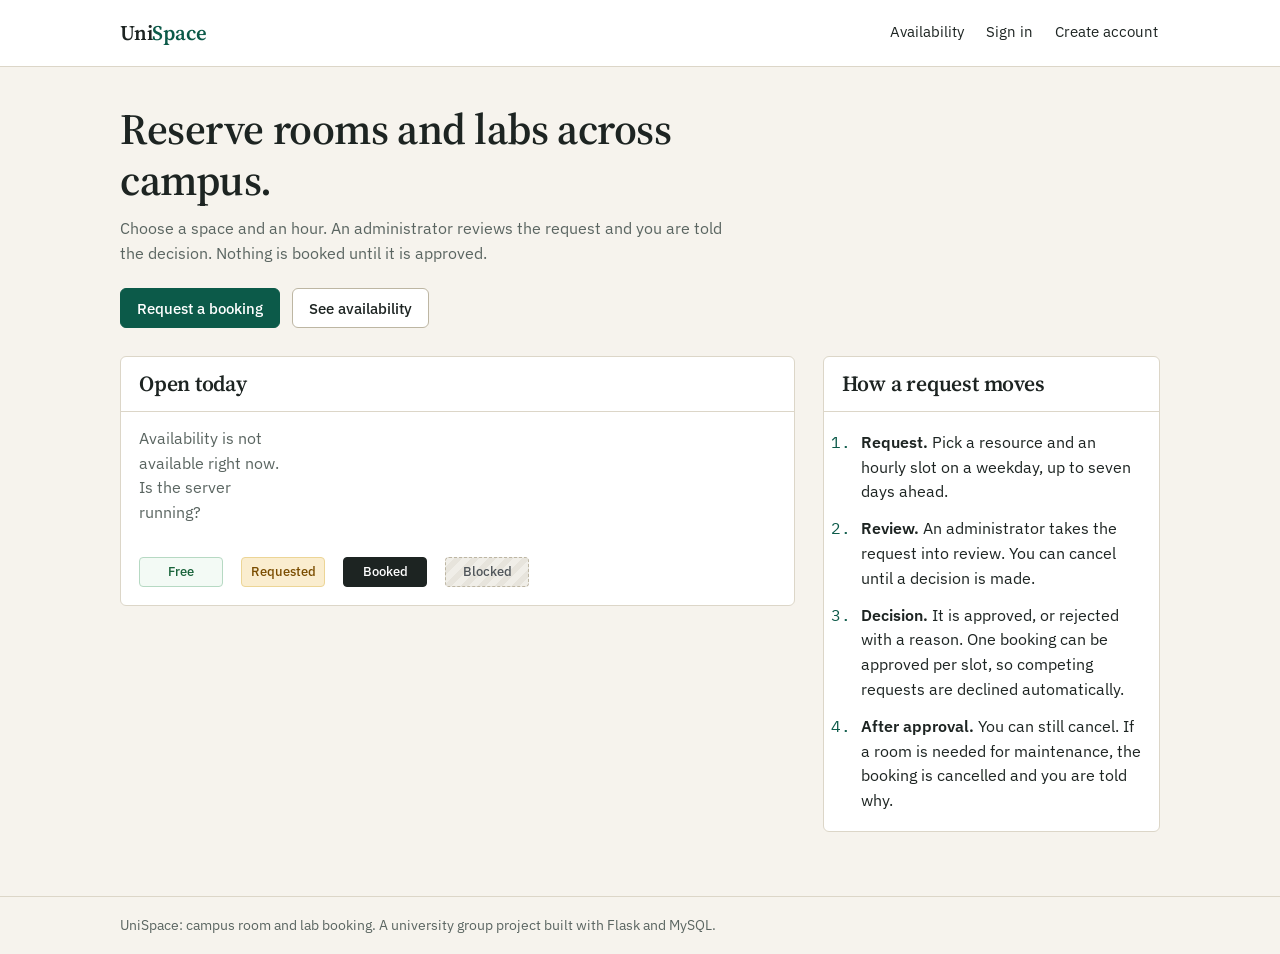
<file: frontend/index.html>
<!DOCTYPE html>
<html lang="en">
<head>
    <meta charset="utf-8">
    <meta name="viewport" content="width=device-width, initial-scale=1">
    <title>UniSpace · Book campus rooms and labs</title>
    <link rel="icon" href="favicon.svg" type="image/svg+xml">
    <link rel="preconnect" href="https://fonts.googleapis.com">
    <link rel="preconnect" href="https://fonts.gstatic.com" crossorigin>
    <link href="https://fonts.googleapis.com/css2?family=IBM+Plex+Mono:wght@400;500&family=IBM+Plex+Sans:wght@400;500;600&family=Source+Serif+4:opsz,wght@8..60,600&display=swap" rel="stylesheet">
    <link rel="stylesheet" href="styles.css">
</head>
<body>
    <a class="skip-link" href="#main">Skip to content</a>
    <div id="site-header"></div>

    <main id="main">
        <div class="page-head">
            <h1>Reserve rooms and labs across campus.</h1>
            <p>Choose a space and an hour. An administrator reviews the request and you are told the decision. Nothing is booked until it is approved.</p>
            <div class="row" style="margin-top: 22px;" id="home-actions">
                <a class="btn btn-primary" href="booking.html">Request a booking</a>
                <a class="btn" href="resources.html">See availability</a>
            </div>
        </div>

        <div class="cols two-one">
            <section class="panel" aria-labelledby="today-title">
                <header>
                    <h2 id="today-title">Open today</h2>
                    <span class="muted" id="today-note"></span>
                </header>
                <ul class="today-list" id="today-list">
                    <li><span class="muted">Loading availability…</span></li>
                </ul>
                <div class="body legend" id="today-legend" hidden>
                    <span><span class="cell cell-free">Free</span></span>
                    <span><span class="cell cell-requested">Requested</span></span>
                    <span><span class="cell cell-booked">Booked</span></span>
                    <span><span class="cell cell-blocked">Blocked</span></span>
                </div>
            </section>

            <section class="panel" aria-labelledby="how-title">
                <header><h2 id="how-title">How a request moves</h2></header>
                <div class="body">
                    <ol class="steps">
                        <li><strong>Request.</strong> Pick a resource and an hourly slot on a weekday, up to seven days ahead.</li>
                        <li><strong>Review.</strong> An administrator takes the request into review. You can cancel until a decision is made.</li>
                        <li><strong>Decision.</strong> It is approved, or rejected with a reason. One booking can be approved per slot, so competing requests are declined automatically.</li>
                        <li><strong>After approval.</strong> You can still cancel. If a room is needed for maintenance, the booking is cancelled and you are told why.</li>
                    </ol>
                </div>
            </section>
        </div>
    </main>

    <div id="site-footer"></div>
    <script src="config.js"></script>
    <script src="api.js"></script>
    <script src="ui.js"></script>
    <script src="nav.js"></script>
    <script src="home.js"></script>
</body>
</html>
</file>
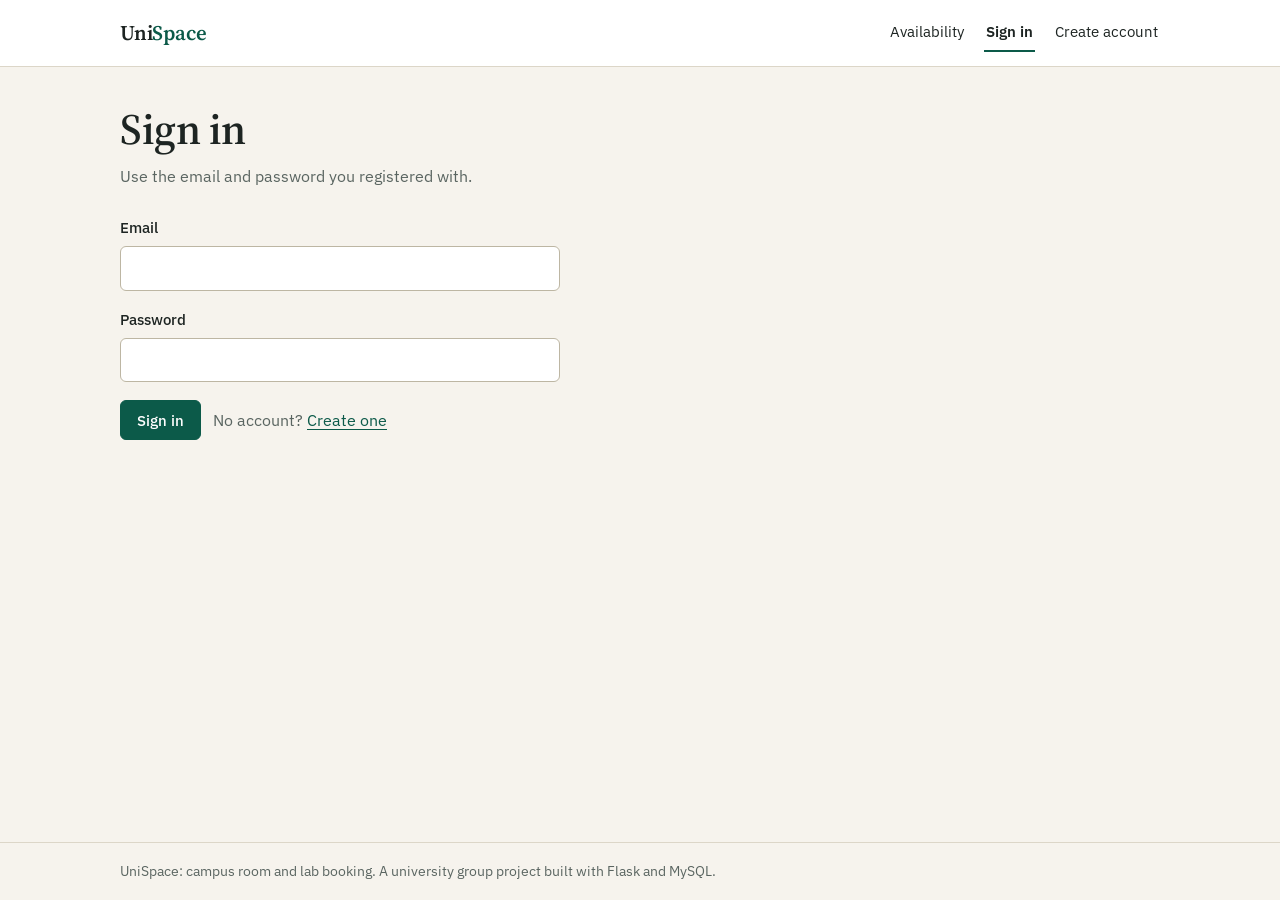
<file: frontend/booking.html>
<!DOCTYPE html>
<html lang="en">
<head>
    <meta charset="utf-8">
    <meta name="viewport" content="width=device-width, initial-scale=1">
    <title>Request a booking · UniSpace</title>
    <link rel="icon" href="favicon.svg" type="image/svg+xml">
    <link rel="preconnect" href="https://fonts.googleapis.com">
    <link rel="preconnect" href="https://fonts.gstatic.com" crossorigin>
    <link href="https://fonts.googleapis.com/css2?family=IBM+Plex+Mono:wght@400;500&family=IBM+Plex+Sans:wght@400;500;600&family=Source+Serif+4:opsz,wght@8..60,600&display=swap" rel="stylesheet">
    <link rel="stylesheet" href="styles.css">
</head>
<body>
    <a class="skip-link" href="#main">Skip to content</a>
    <div id="site-header"></div>

    <main id="main">
        <div class="page-head">
            <h1>Request a booking</h1>
            <p>Your request goes to an administrator for review. Nothing is reserved until it is approved, and you can cancel it until then.</p>
        </div>

        <form id="bookingForm" class="form" novalidate>
            <div class="field">
                <label for="resource">Resource</label>
                <select id="resource" required></select>
            </div>
            <div class="field">
                <label for="date">Date</label>
                <select id="date" required></select>
                <span class="help">Weekdays within the next seven days.</span>
            </div>
            <div class="field">
                <label for="timeSlot">Time slot</label>
                <select id="timeSlot" required></select>
                <span class="help" id="slot-help"></span>
            </div>
            <div id="message" class="notice" role="status" aria-live="polite"></div>
            <div class="row">
                <button type="submit" class="btn btn-primary" id="submit">Send request</button>
                <a class="btn" href="resources.html">Back to availability</a>
            </div>
        </form>
    </main>

    <div id="site-footer"></div>
    <script src="config.js"></script>
    <script src="api.js"></script>
    <script src="ui.js"></script>
    <script src="nav.js"></script>
    <script src="booking.js"></script>
</body>
</html>
</file>
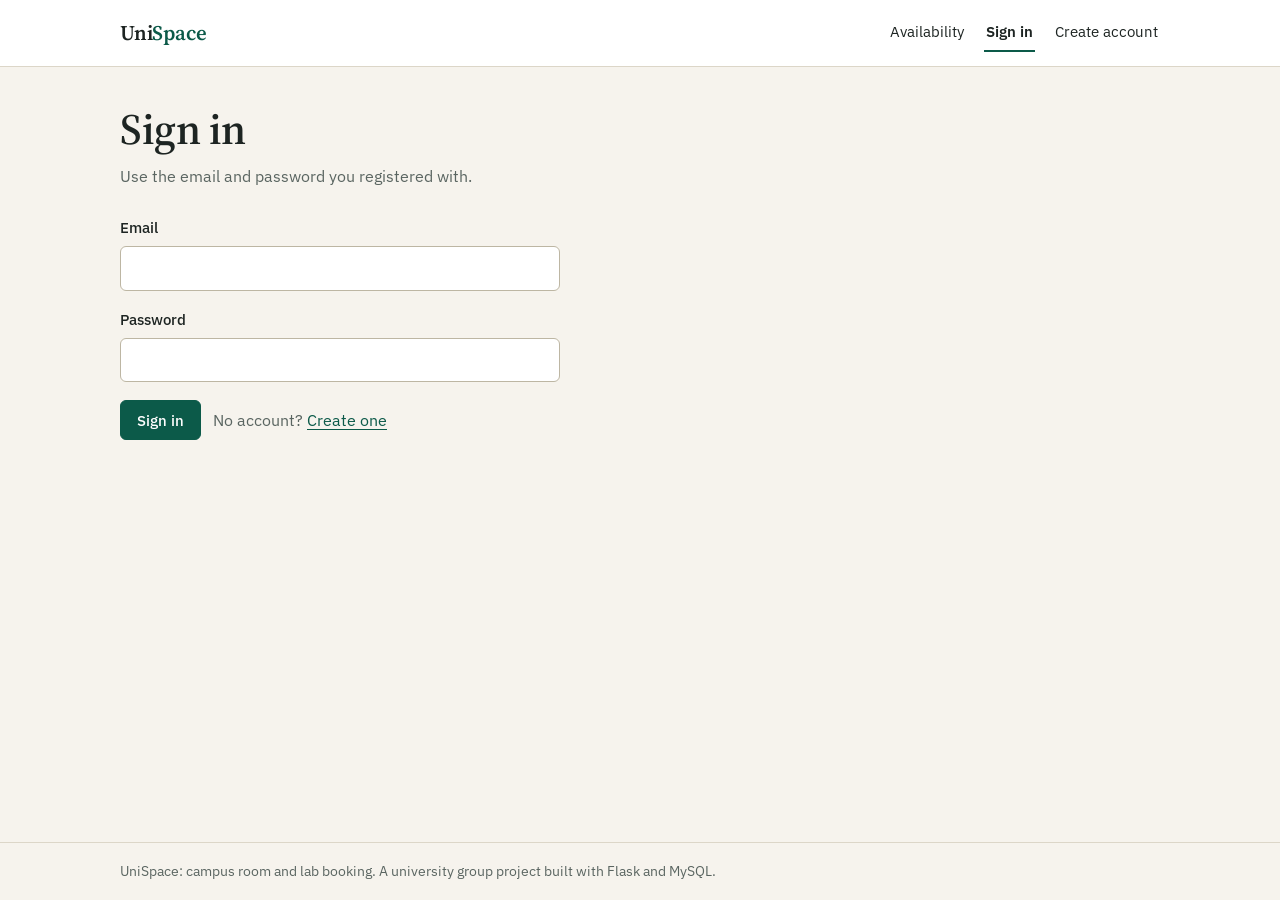
<file: frontend/dashboard.html>
<!DOCTYPE html>
<html lang="en">
<head>
    <meta charset="utf-8">
    <meta name="viewport" content="width=device-width, initial-scale=1">
    <title>Requests · UniSpace</title>
    <link rel="icon" href="favicon.svg" type="image/svg+xml">
    <link rel="preconnect" href="https://fonts.googleapis.com">
    <link rel="preconnect" href="https://fonts.gstatic.com" crossorigin>
    <link href="https://fonts.googleapis.com/css2?family=IBM+Plex+Mono:wght@400;500&family=IBM+Plex+Sans:wght@400;500;600&family=Source+Serif+4:opsz,wght@8..60,600&display=swap" rel="stylesheet">
    <link rel="stylesheet" href="styles.css">
</head>
<body>
    <a class="skip-link" href="#main">Skip to content</a>
    <div id="site-header"></div>

    <main id="main">
        <div class="page-head">
            <h1>Booking requests</h1>
            <p>Take a request into review, then approve or reject it. Approving one request declines the others for the same slot.</p>
        </div>

        <div id="message" class="notice" role="status" aria-live="polite" style="margin-bottom: 16px;"></div>

        <div class="cols two-one">
            <section class="panel" aria-labelledby="queue-title">
                <header>
                    <h2 id="queue-title">Requests</h2>
                    <div class="segmented" id="filter" role="group" aria-label="Filter by status"></div>
                </header>
                <div id="queue"><p class="empty">Loading…</p></div>
            </section>

            <div class="stack">
                <section class="panel" aria-labelledby="glance-title">
                    <header><h2 id="glance-title">At a glance</h2></header>
                    <div class="body"><dl id="glance" class="stack" style="margin:0"></dl></div>
                </section>

                <section class="panel" aria-labelledby="block-title">
                    <header><h2 id="block-title">Maintenance blocks</h2></header>
                    <div class="body stack">
                        <p class="muted">Blocking a slot rejects open requests for it and cancels an approved booking. Students are notified.</p>
                        <form id="blockForm" class="stack" novalidate>
                            <div class="field"><label for="blockResource">Resource</label><select id="blockResource" required></select></div>
                            <div class="field"><label for="blockDate">Date</label><input type="date" id="blockDate" required></div>
                            <div class="field"><label for="blockTime">Time slot</label><select id="blockTime" required></select></div>
                            <button type="submit" class="btn btn-primary">Block this slot</button>
                        </form>
                        <div id="blocked"></div>
                    </div>
                </section>
            </div>
        </div>
    </main>

    <div id="site-footer"></div>
    <script src="config.js"></script>
    <script src="api.js"></script>
    <script src="ui.js"></script>
    <script src="nav.js"></script>
    <script src="dashboard.js"></script>
</body>
</html>
</file>
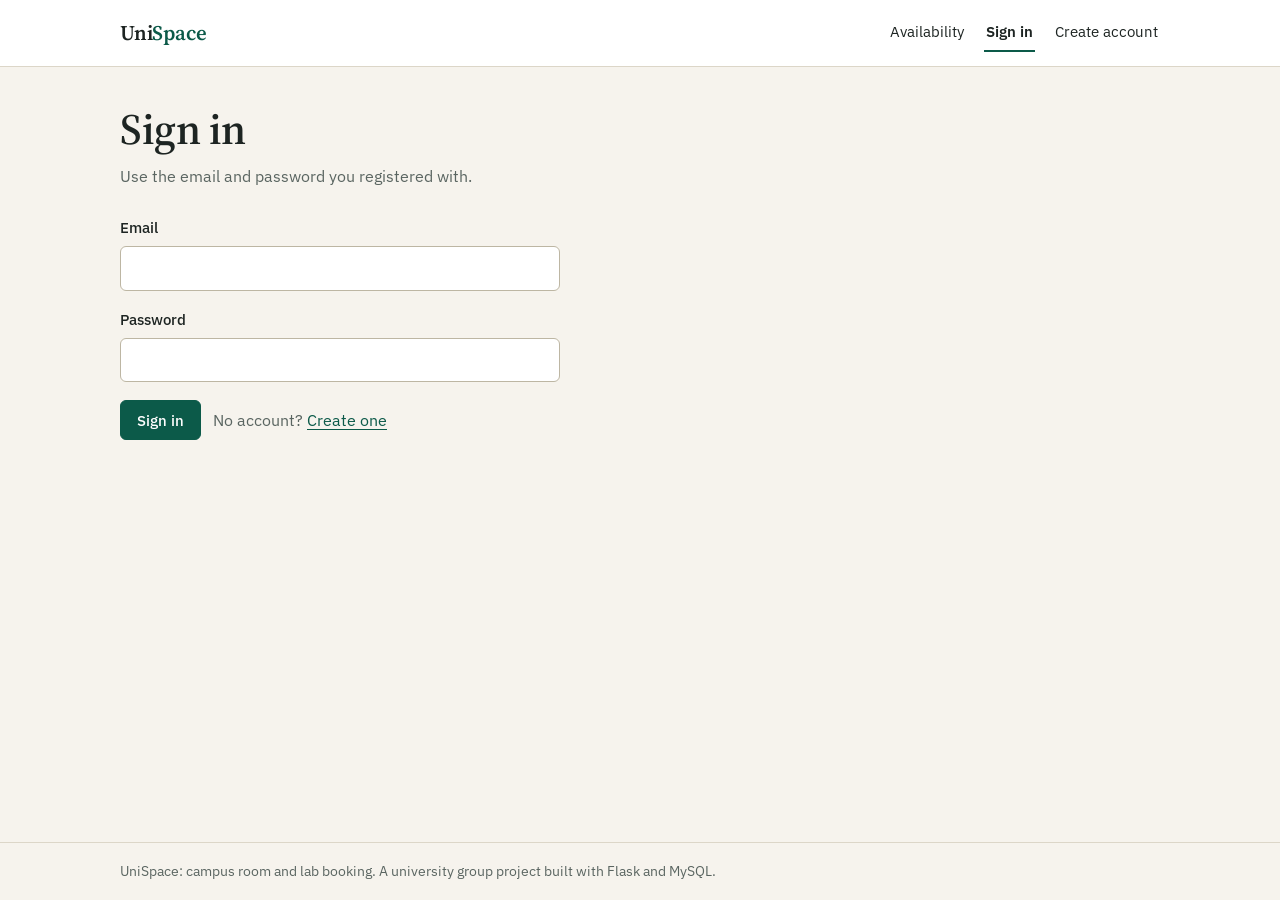
<file: frontend/mybookings.html>
<!DOCTYPE html>
<html lang="en">
<head>
    <meta charset="utf-8">
    <meta name="viewport" content="width=device-width, initial-scale=1">
    <title>My bookings · UniSpace</title>
    <link rel="icon" href="favicon.svg" type="image/svg+xml">
    <link rel="preconnect" href="https://fonts.googleapis.com">
    <link rel="preconnect" href="https://fonts.gstatic.com" crossorigin>
    <link href="https://fonts.googleapis.com/css2?family=IBM+Plex+Mono:wght@400;500&family=IBM+Plex+Sans:wght@400;500;600&family=Source+Serif+4:opsz,wght@8..60,600&display=swap" rel="stylesheet">
    <link rel="stylesheet" href="styles.css">
</head>
<body>
    <a class="skip-link" href="#main">Skip to content</a>
    <div id="site-header"></div>

    <main id="main">
        <div class="page-head">
            <h1>My bookings</h1>
            <p>Where each request stands. Open a booking's history to see every step and who took it.</p>
        </div>

        <div id="message" class="notice" role="status" aria-live="polite" style="margin-bottom: 16px;"></div>

        <div class="stack">
            <section class="panel" aria-labelledby="open-title">
                <header><h2 id="open-title">Open requests and approved bookings</h2></header>
                <div id="open-list"><p class="empty">Loading…</p></div>
            </section>

            <section class="panel" aria-labelledby="closed-title">
                <header><h2 id="closed-title">Closed</h2><span class="muted">Rejected or cancelled</span></header>
                <div id="closed-list"><p class="empty">Loading…</p></div>
            </section>
        </div>
    </main>

    <div id="site-footer"></div>
    <script src="config.js"></script>
    <script src="api.js"></script>
    <script src="ui.js"></script>
    <script src="nav.js"></script>
    <script src="mybookings.js"></script>
</body>
</html>
</file>
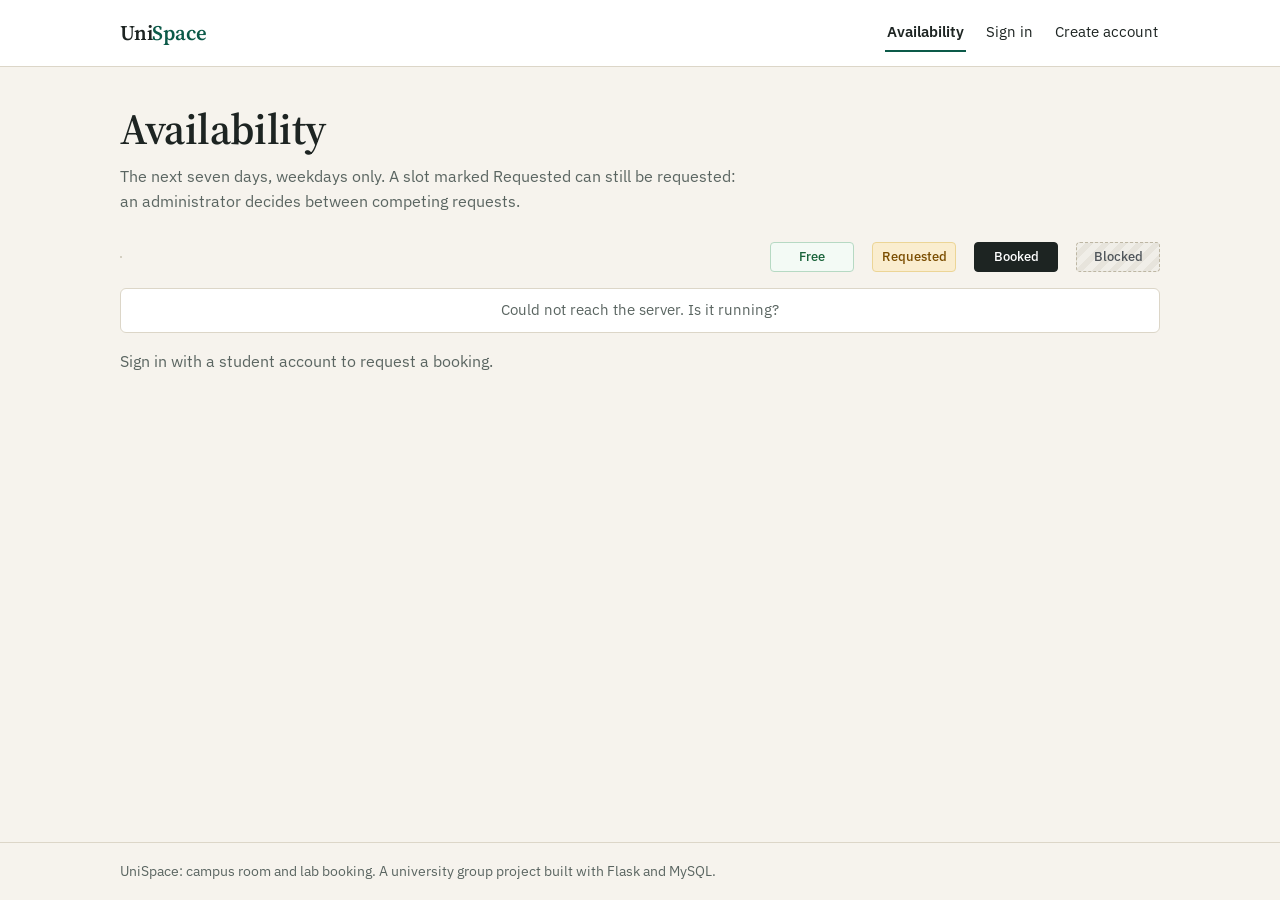
<file: frontend/resources.html>
<!DOCTYPE html>
<html lang="en">
<head>
    <meta charset="utf-8">
    <meta name="viewport" content="width=device-width, initial-scale=1">
    <title>Availability · UniSpace</title>
    <link rel="icon" href="favicon.svg" type="image/svg+xml">
    <link rel="preconnect" href="https://fonts.googleapis.com">
    <link rel="preconnect" href="https://fonts.gstatic.com" crossorigin>
    <link href="https://fonts.googleapis.com/css2?family=IBM+Plex+Mono:wght@400;500&family=IBM+Plex+Sans:wght@400;500;600&family=Source+Serif+4:opsz,wght@8..60,600&display=swap" rel="stylesheet">
    <link rel="stylesheet" href="styles.css">
</head>
<body>
    <a class="skip-link" href="#main">Skip to content</a>
    <div id="site-header"></div>

    <main id="main">
        <div class="page-head">
            <h1>Availability</h1>
            <p>The next seven days, weekdays only. A slot marked Requested can still be requested: an administrator decides between competing requests.</p>
        </div>

        <div class="stack">
            <div class="row between">
                <div class="segmented" id="resource-picker" role="group" aria-label="Resource"></div>
                <div class="legend" aria-label="Legend">
                    <span><span class="cell cell-free">Free</span></span>
                    <span><span class="cell cell-requested">Requested</span></span>
                    <span><span class="cell cell-booked">Booked</span></span>
                    <span><span class="cell cell-blocked">Blocked</span></span>
                </div>
            </div>

            <section class="panel" aria-live="polite">
                <div class="table-wrap">
                    <table class="avail" id="grid">
                        <caption class="sr-only" id="grid-caption">Availability</caption>
                        <thead></thead>
                        <tbody><tr><td class="empty" colspan="6">Loading…</td></tr></tbody>
                    </table>
                </div>
            </section>
            <p class="muted" id="grid-hint"></p>
        </div>
    </main>

    <div id="site-footer"></div>
    <script src="config.js"></script>
    <script src="api.js"></script>
    <script src="ui.js"></script>
    <script src="nav.js"></script>
    <script src="resources.js"></script>
</body>
</html>
</file>
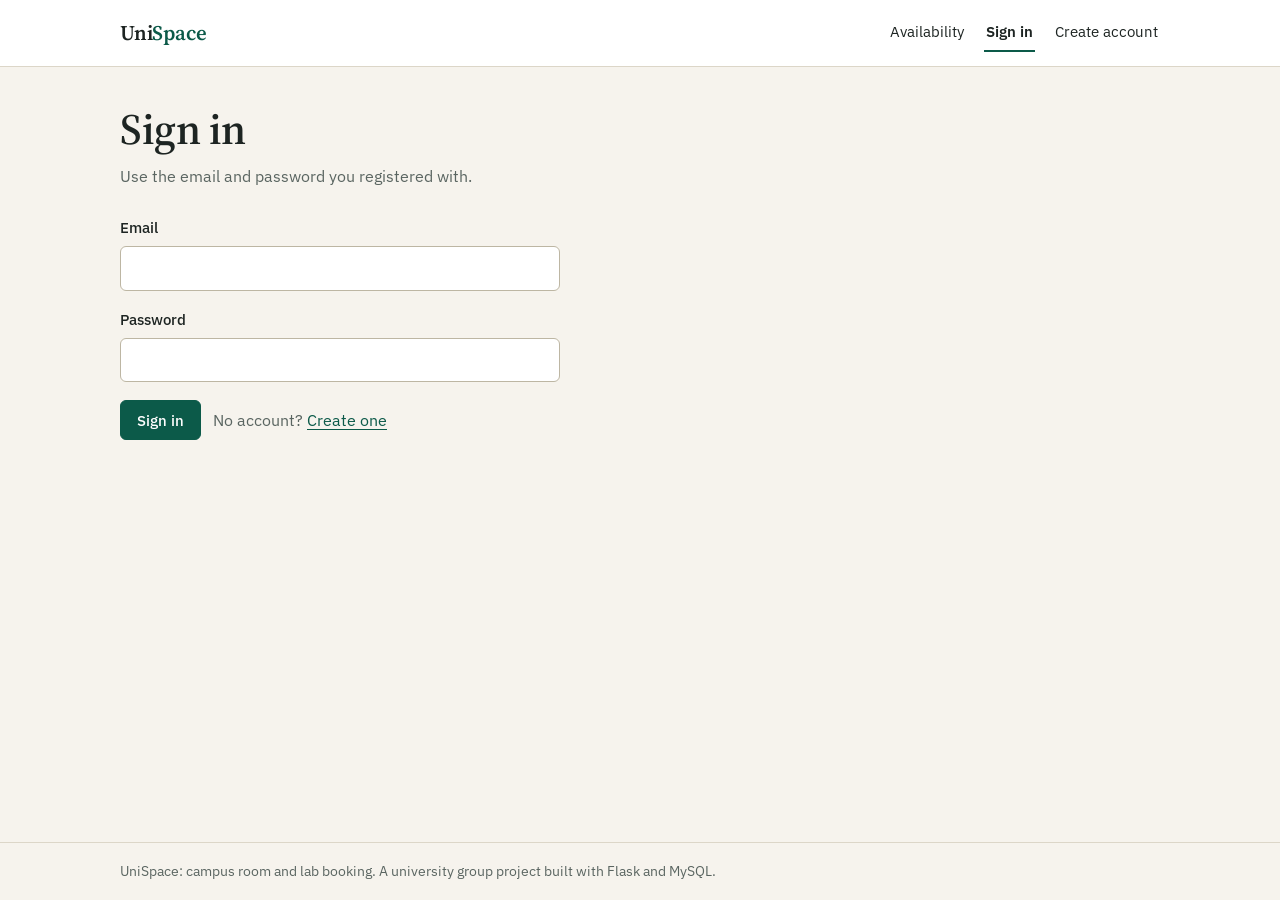
<file: frontend/signin.html>
<!DOCTYPE html>
<html lang="en">
<head>
    <meta charset="utf-8">
    <meta name="viewport" content="width=device-width, initial-scale=1">
    <title>Sign in · UniSpace</title>
    <link rel="icon" href="favicon.svg" type="image/svg+xml">
    <link rel="preconnect" href="https://fonts.googleapis.com">
    <link rel="preconnect" href="https://fonts.gstatic.com" crossorigin>
    <link href="https://fonts.googleapis.com/css2?family=IBM+Plex+Mono:wght@400;500&family=IBM+Plex+Sans:wght@400;500;600&family=Source+Serif+4:opsz,wght@8..60,600&display=swap" rel="stylesheet">
    <link rel="stylesheet" href="styles.css">
</head>
<body>
    <a class="skip-link" href="#main">Skip to content</a>
    <div id="site-header"></div>

    <main id="main">
        <div class="page-head">
            <h1>Sign in</h1>
            <p>Use the email and password you registered with.</p>
        </div>

        <form id="signinForm" class="form" novalidate>
            <div class="field">
                <label for="email">Email</label>
                <input type="email" id="email" name="email" autocomplete="email" required>
            </div>
            <div class="field">
                <label for="password">Password</label>
                <input type="password" id="password" name="password" autocomplete="current-password" required>
            </div>
            <div id="message" class="notice" role="status" aria-live="polite"></div>
            <div class="row">
                <button type="submit" class="btn btn-primary">Sign in</button>
                <span class="muted">No account? <a href="signup.html">Create one</a></span>
            </div>
        </form>
    </main>

    <div id="site-footer"></div>
    <script src="config.js"></script>
    <script src="api.js"></script>
    <script src="ui.js"></script>
    <script src="nav.js"></script>
    <script src="auth.js"></script>
</body>
</html>
</file>
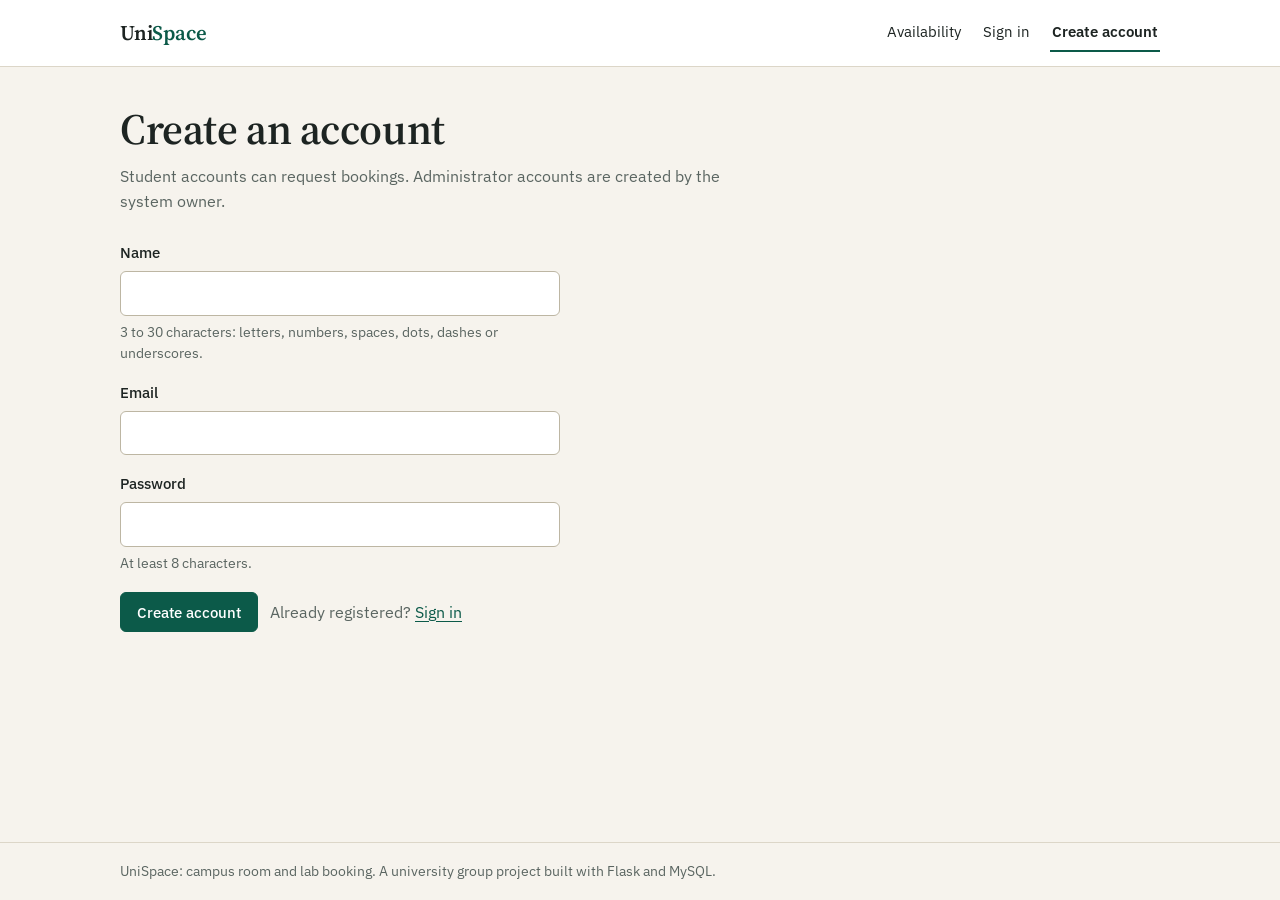
<file: frontend/signup.html>
<!DOCTYPE html>
<html lang="en">
<head>
    <meta charset="utf-8">
    <meta name="viewport" content="width=device-width, initial-scale=1">
    <title>Create account · UniSpace</title>
    <link rel="icon" href="favicon.svg" type="image/svg+xml">
    <link rel="preconnect" href="https://fonts.googleapis.com">
    <link rel="preconnect" href="https://fonts.gstatic.com" crossorigin>
    <link href="https://fonts.googleapis.com/css2?family=IBM+Plex+Mono:wght@400;500&family=IBM+Plex+Sans:wght@400;500;600&family=Source+Serif+4:opsz,wght@8..60,600&display=swap" rel="stylesheet">
    <link rel="stylesheet" href="styles.css">
</head>
<body>
    <a class="skip-link" href="#main">Skip to content</a>
    <div id="site-header"></div>

    <main id="main">
        <div class="page-head">
            <h1>Create an account</h1>
            <p>Student accounts can request bookings. Administrator accounts are created by the system owner.</p>
        </div>

        <form id="signupForm" class="form" novalidate>
            <div class="field">
                <label for="username">Name</label>
                <input type="text" id="username" name="username" autocomplete="name" required>
                <span class="help">3 to 30 characters: letters, numbers, spaces, dots, dashes or underscores.</span>
            </div>
            <div class="field">
                <label for="email">Email</label>
                <input type="email" id="email" name="email" autocomplete="email" required>
            </div>
            <div class="field">
                <label for="password">Password</label>
                <input type="password" id="password" name="password" autocomplete="new-password" required>
                <span class="help">At least 8 characters.</span>
            </div>
            <div id="message" class="notice" role="status" aria-live="polite"></div>
            <div class="row">
                <button type="submit" class="btn btn-primary">Create account</button>
                <span class="muted">Already registered? <a href="signin.html">Sign in</a></span>
            </div>
        </form>
    </main>

    <div id="site-footer"></div>
    <script src="config.js"></script>
    <script src="api.js"></script>
    <script src="ui.js"></script>
    <script src="nav.js"></script>
    <script src="auth.js"></script>
</body>
</html>
</file>
<file: frontend/styles.css>
/* UniSpace: one stylesheet for the whole app.
   Direction: a calm campus-operations tool. Warm paper, near-black ink, one deep green accent.
   Status colours are muted and always come with a text label (never colour alone). */

:root {
    --paper: #f6f3ed;
    --surface: #ffffff;
    --ink: #1d2422;
    --muted: #5a6561;
    --line: #dcd6c8;
    --line-strong: #bdb6a3;
    --accent: #0c5a49;
    --accent-hover: #084538;
    --accent-soft: #e2eee9;
    --focus: #0b6bcb;

    --pending-ink: #7a4d00;   --pending-bg: #faedcf;
    --review-ink: #1c4a86;    --review-bg: #e0ebf8;
    --approved-ink: #19633a;  --approved-bg: #dcefe3;
    --rejected-ink: #922626;  --rejected-bg: #f7dfdd;
    --cancelled-ink: #4f555a; --cancelled-bg: #e9eae6;

    --radius: 6px;
    --font-ui: "IBM Plex Sans", system-ui, -apple-system, "Segoe UI", sans-serif;
    --font-serif: "Source Serif 4", Georgia, "Times New Roman", serif;
    --font-mono: "IBM Plex Mono", ui-monospace, Consolas, monospace;
}

*, *::before, *::after { box-sizing: border-box; }

html { -webkit-text-size-adjust: 100%; }

body {
    margin: 0;
    min-height: 100vh;
    display: flex;
    flex-direction: column;
    background: var(--paper);
    color: var(--ink);
    font: 400 16px/1.55 var(--font-ui);
}

h1, h2, h3 { font-family: var(--font-serif); font-weight: 600; line-height: 1.2; margin: 0; letter-spacing: -0.01em; }
h1 { font-size: clamp(1.9rem, 3.2vw + 1rem, 2.7rem); }
h2 { font-size: 1.35rem; }
h3 { font-size: 1.1rem; }
p { margin: 0; }
a { color: var(--accent); text-underline-offset: 3px; }
a:hover { color: var(--accent-hover); }
:focus-visible { outline: 3px solid var(--focus); outline-offset: 2px; border-radius: 3px; }
.mono { font-family: var(--font-mono); font-size: 0.92em; }
.muted { color: var(--muted); }
.sr-only { position: absolute; width: 1px; height: 1px; margin: -1px; overflow: hidden; clip: rect(0 0 0 0); white-space: nowrap; }

/* ---------- layout ---------- */
.skip-link { position: absolute; left: -999px; top: 0; background: var(--ink); color: #fff; padding: 8px 14px; z-index: 50; }
.skip-link:focus { left: 8px; top: 8px; }

.site-header { background: var(--surface); border-bottom: 1px solid var(--line); }
.site-header .bar { max-width: 1080px; margin: 0 auto; padding: 14px 20px; display: flex; align-items: center; gap: 24px; flex-wrap: wrap; }
.brand { font-family: var(--font-serif); font-weight: 600; font-size: 1.3rem; color: var(--ink); text-decoration: none; letter-spacing: -0.01em; }
.brand span { color: var(--accent); }
.site-nav { display: flex; align-items: center; gap: 4px 18px; flex-wrap: wrap; margin-left: auto; }
.site-nav a, .site-nav button.linklike { color: var(--ink); text-decoration: none; font-size: 0.95rem; padding: 6px 2px; background: none; border: 0; border-bottom: 2px solid transparent; cursor: pointer; font-family: inherit; }
.site-nav a:hover, .site-nav button.linklike:hover { border-bottom-color: var(--line-strong); }
.site-nav a[aria-current="page"] { border-bottom-color: var(--accent); font-weight: 600; }
.who { color: var(--muted); font-size: 0.9rem; }

main { flex: 1; width: 100%; max-width: 1080px; margin: 0 auto; padding: 36px 20px 64px; }
.site-footer { border-top: 1px solid var(--line); color: var(--muted); font-size: 0.85rem; }
.site-footer .bar { max-width: 1080px; margin: 0 auto; padding: 18px 20px; }

.page-head { margin-bottom: 28px; max-width: 62ch; }
.page-head p { color: var(--muted); margin-top: 10px; }
.stack > * + * { margin-top: 16px; }
.row { display: flex; gap: 12px; align-items: center; flex-wrap: wrap; }
.row.between { justify-content: space-between; }
.cols { display: grid; gap: 28px; grid-template-columns: minmax(0, 1fr); align-items: start; }
@media (min-width: 900px) { .cols.two-one { grid-template-columns: minmax(0, 2fr) minmax(0, 1fr); } }

/* ---------- controls ---------- */
.btn { display: inline-flex; align-items: center; justify-content: center; gap: 8px; padding: 9px 16px; font: 500 0.95rem var(--font-ui); border-radius: var(--radius); border: 1px solid var(--line-strong); background: var(--surface); color: var(--ink); text-decoration: none; cursor: pointer; min-height: 40px; }
.btn:hover { border-color: var(--ink); color: var(--ink); }
.btn-primary { background: var(--accent); border-color: var(--accent); color: #fff; }
.btn-primary:hover { background: var(--accent-hover); border-color: var(--accent-hover); color: #fff; }
.btn-danger { color: var(--rejected-ink); border-color: #d9aaa6; }
.btn-danger:hover { background: var(--rejected-bg); border-color: var(--rejected-ink); color: var(--rejected-ink); }
.btn-sm { padding: 5px 11px; font-size: 0.85rem; min-height: 32px; }
.btn[disabled], .btn[aria-disabled="true"] { opacity: 0.5; cursor: not-allowed; }

.field { display: flex; flex-direction: column; gap: 6px; }
.field label { font-weight: 500; font-size: 0.92rem; }
.field .help { font-size: 0.85rem; color: var(--muted); }
input[type="text"], input[type="email"], input[type="password"], input[type="date"], select, textarea {
    font: inherit; padding: 9px 11px; border: 1px solid var(--line-strong); border-radius: var(--radius); background: var(--surface); color: var(--ink); width: 100%; min-height: 40px;
}
textarea { min-height: 92px; resize: vertical; }
input:hover, select:hover, textarea:hover { border-color: var(--ink); }
.form { display: grid; gap: 18px; max-width: 440px; }

.notice { padding: 10px 14px; border-radius: var(--radius); border: 1px solid var(--line-strong); background: var(--surface); font-size: 0.95rem; }
.notice[data-kind="success"] { background: var(--approved-bg); border-color: #a9d3b8; color: var(--approved-ink); }
.notice[data-kind="error"] { background: var(--rejected-bg); border-color: #e2b3af; color: var(--rejected-ink); }
.notice:empty { display: none; }

/* ---------- panels, tables, chips ---------- */
.panel { background: var(--surface); border: 1px solid var(--line); border-radius: var(--radius); }
.panel > header { padding: 14px 18px; border-bottom: 1px solid var(--line); display: flex; align-items: baseline; justify-content: space-between; gap: 12px; flex-wrap: wrap; }
.panel .body { padding: 18px; }
.empty { padding: 28px 18px; color: var(--muted); text-align: center; }

.table-wrap { overflow-x: auto; }
table.table { width: 100%; border-collapse: collapse; font-size: 0.95rem; }
.table th { text-align: left; font-weight: 600; font-size: 0.8rem; text-transform: uppercase; letter-spacing: 0.04em; color: var(--muted); padding: 10px 14px; border-bottom: 1px solid var(--line); white-space: nowrap; }
.table td { padding: 12px 14px; border-bottom: 1px solid var(--line); vertical-align: top; }
.table tr:last-child td { border-bottom: 0; }
.table .actions { display: flex; gap: 8px; flex-wrap: wrap; }

.chip { display: inline-block; padding: 2px 10px; border-radius: 999px; font-size: 0.8rem; font-weight: 600; white-space: nowrap; }
.chip[data-status="Pending"]      { background: var(--pending-bg);   color: var(--pending-ink); }
.chip[data-status="Under Review"] { background: var(--review-bg);    color: var(--review-ink); }
.chip[data-status="Approved"]     { background: var(--approved-bg);  color: var(--approved-ink); }
.chip[data-status="Rejected"]     { background: var(--rejected-bg);  color: var(--rejected-ink); }
.chip[data-status="Cancelled"]    { background: var(--cancelled-bg); color: var(--cancelled-ink); }

.segmented { display: inline-flex; border: 1px solid var(--line-strong); border-radius: var(--radius); overflow: hidden; background: var(--surface); flex-wrap: wrap; }
.segmented button { font: 500 0.92rem var(--font-ui); padding: 8px 16px; border: 0; background: transparent; cursor: pointer; color: var(--ink); border-right: 1px solid var(--line); }
.segmented button:last-child { border-right: 0; }
.segmented button:hover { background: var(--accent-soft); }
.segmented button[aria-selected="true"], .segmented button[aria-pressed="true"] { background: var(--accent); color: #fff; }

/* ---------- availability grid ---------- */
.avail { border-collapse: separate; border-spacing: 0; width: 100%; min-width: 640px; font-size: 0.92rem; }
.avail th, .avail td { padding: 10px 12px; border-bottom: 1px solid var(--line); text-align: center; }
.avail thead th { font-weight: 600; color: var(--muted); font-size: 0.82rem; }
.avail tbody th { text-align: left; font-weight: 500; white-space: nowrap; font-family: var(--font-mono); font-size: 0.85rem; color: var(--ink); }
.avail tbody tr:last-child th, .avail tbody tr:last-child td { border-bottom: 0; }
.cell { display: inline-block; min-width: 84px; text-align: center; padding: 4px 8px; border-radius: 4px; font-size: 0.82rem; font-weight: 500; text-decoration: none; }
.cell-free { color: var(--approved-ink); border: 1px solid #b6d9c3; background: #f3faf5; }
a.cell-free:hover { background: var(--approved-bg); border-color: var(--approved-ink); }
.cell-requested { color: var(--pending-ink); background: var(--pending-bg); border: 1px solid #ecd596; }
a.cell-requested:hover { border-color: var(--pending-ink); }
.cell-booked { color: #fff; background: var(--ink); border: 1px solid var(--ink); }
.cell-blocked { color: var(--cancelled-ink); border: 1px dashed var(--line-strong); background: repeating-linear-gradient(135deg, #f0eee8, #f0eee8 6px, #e7e4dc 6px, #e7e4dc 12px); }
.legend { display: flex; gap: 10px 18px; flex-wrap: wrap; font-size: 0.85rem; color: var(--muted); align-items: center; }

/* today's snapshot on the home page */
.today-list { list-style: none; margin: 0; padding: 0; }
.today-list li { display: grid; grid-template-columns: 150px 1fr auto; gap: 16px; align-items: center; padding: 14px 18px; border-bottom: 1px solid var(--line); }
.today-list li:last-child { border-bottom: 0; }
.today-list .name { font-weight: 600; }
.meter { display: flex; gap: 3px; }
.meter i { flex: 1; height: 12px; border-radius: 2px; background: #f3faf5; border: 1px solid #b6d9c3; }
.meter i[data-state="requested"] { background: var(--pending-bg); border-color: #ecd596; }
.meter i[data-state="booked"] { background: var(--ink); border-color: var(--ink); }
.meter i[data-state="blocked"] { background: repeating-linear-gradient(135deg, #f0eee8, #f0eee8 3px, #e0ddd3 3px, #e0ddd3 6px); border-color: var(--line-strong); }
@media (max-width: 640px) { .today-list li { grid-template-columns: 1fr; gap: 8px; } }

.steps { margin: 0; padding-left: 1.2em; display: grid; gap: 12px; }
.steps li::marker { font-family: var(--font-mono); color: var(--accent); }
.steps strong { font-weight: 600; }

/* ---------- history timeline ---------- */
.timeline { list-style: none; margin: 0; padding: 0 0 0 16px; border-left: 2px solid var(--line); display: grid; gap: 12px; }
.timeline li { position: relative; font-size: 0.9rem; }
.timeline li::before { content: ""; position: absolute; left: -22px; top: 6px; width: 10px; height: 10px; border-radius: 50%; background: var(--surface); border: 2px solid var(--line-strong); }
.timeline li:last-child::before { background: var(--accent); border-color: var(--accent); }
.timeline .when { color: var(--muted); font-family: var(--font-mono); font-size: 0.8rem; }
details.history > summary { cursor: pointer; color: var(--accent); font-size: 0.88rem; margin-top: 6px; }
details.history[open] > summary { margin-bottom: 10px; }

/* ---------- notifications menu ---------- */
details.notifs { position: relative; }
details.notifs > summary { list-style: none; cursor: pointer; font-size: 0.95rem; padding: 6px 2px; border-bottom: 2px solid transparent; }
details.notifs > summary::-webkit-details-marker { display: none; }
details.notifs > summary:hover { border-bottom-color: var(--line-strong); }
.count { display: inline-block; min-width: 20px; padding: 0 6px; margin-left: 6px; text-align: center; border-radius: 999px; background: var(--accent); color: #fff; font-size: 0.75rem; font-weight: 600; }
.notif-panel { position: absolute; right: 0; top: calc(100% + 8px); width: min(360px, 92vw); max-height: 380px; overflow: auto; background: var(--surface); border: 1px solid var(--line-strong); border-radius: var(--radius); box-shadow: 0 8px 24px rgba(29, 36, 34, 0.12); z-index: 20; }
.notif-panel ul { list-style: none; margin: 0; padding: 0; }
.notif-panel li { padding: 12px 14px; border-bottom: 1px solid var(--line); font-size: 0.9rem; }
.notif-panel li:last-child { border-bottom: 0; }
.notif-panel li[data-unread="true"] { background: var(--accent-soft); }
.notif-panel .when { display: block; color: var(--muted); font-size: 0.78rem; margin-top: 3px; font-family: var(--font-mono); }
.notif-panel .none { padding: 18px 14px; color: var(--muted); font-size: 0.9rem; }

/* ---------- dialog ---------- */
dialog { border: 1px solid var(--line-strong); border-radius: 8px; padding: 0; max-width: 460px; width: calc(100% - 32px); background: var(--surface); color: var(--ink); }
dialog::backdrop { background: rgba(29, 36, 34, 0.45); }
dialog form { padding: 22px; display: grid; gap: 16px; }
dialog .row { justify-content: flex-end; }

@media (prefers-reduced-motion: no-preference) { .btn, .cell { transition: background 0.12s ease, border-color 0.12s ease; } }

/* a slot that has already started today */
.cell-past { color: var(--muted); border: 1px solid transparent; }

/* ---------- small screens ---------- */
.avail tbody th { position: sticky; left: 0; background: var(--surface); z-index: 1; }

@media (max-width: 640px) {
    main { padding-top: 24px; }
    /* tables turn into stacked cards so nothing is cut off */
    .table thead { display: none; }
    .table, .table tbody, .table tr, .table td { display: block; width: 100%; }
    .table tr { padding: 12px 14px; border-bottom: 1px solid var(--line); }
    .table tr:last-child { border-bottom: 0; }
    .table td { border: 0; padding: 3px 0; }
    .table .actions { margin-top: 6px; }
    .panel > header { padding: 12px 14px; }
}
</file>
